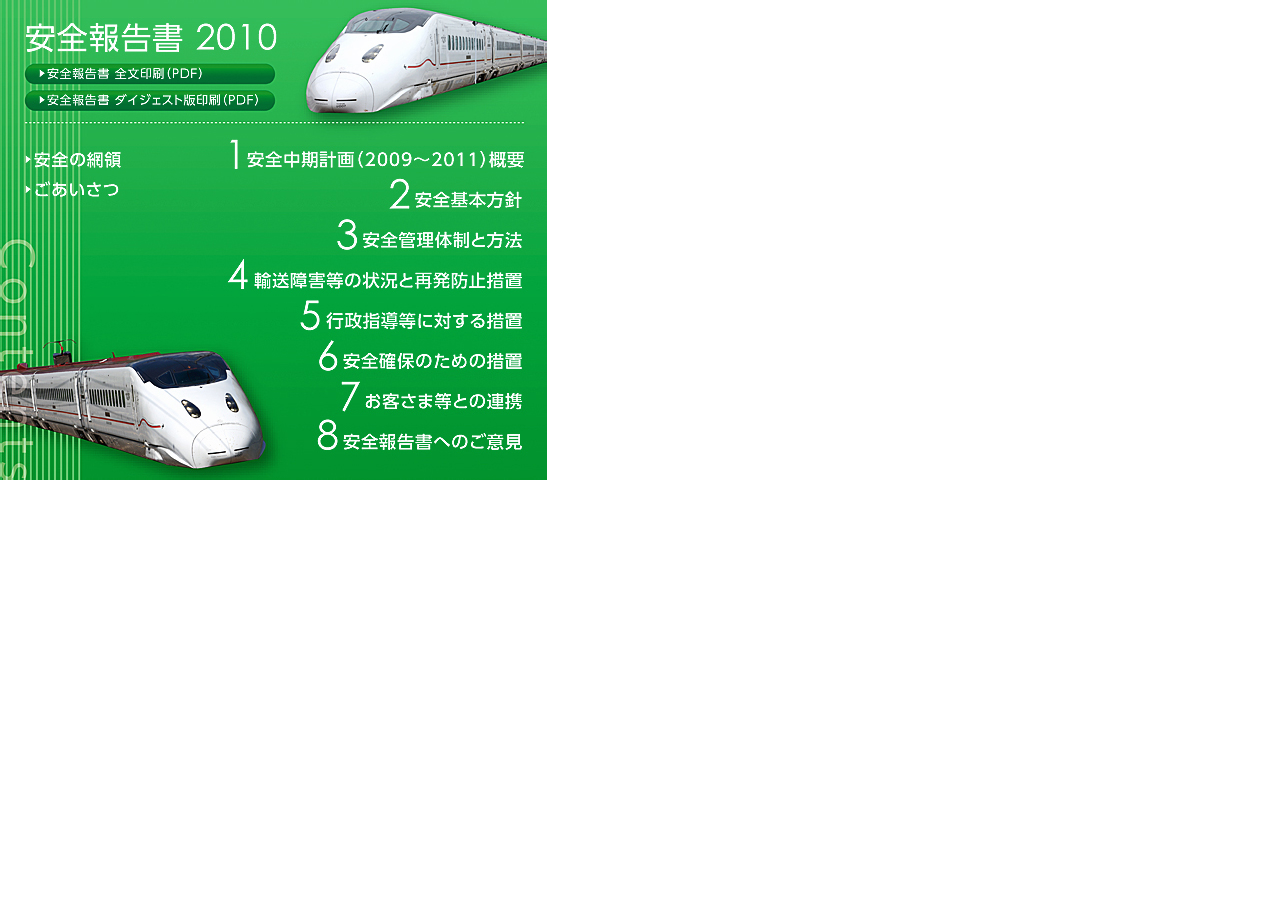
<file: safety/01.html>
<html>
<head>
<title>HP�摜���H�p0</title>
<meta http-equiv="Content-Type" content="text/html; charset=shift_jis">

	<script language="JavaScript" src="./preload.js"></script>
	<script language="JavaScript" src="./rollover.js"></script>

</head>
<body bgcolor="#FFFFFF" leftmargin="0" topmargin="0" marginwidth="0" marginheight="0">
<!-- ImageReady Slices (HP�摜���H�p0.psd) -->
<table id="_____01" width="548" height="481" border="0" cellpadding="0" cellspacing="0">
	<tr>
		<td colspan="8"><img src="images/01_01.jpg" width="547" height="64" alt=""></td>
		<td><img src="images/spacer.gif" width="1" height="64" alt=""></td>
	</tr>
	<tr>
		<td colspan="3" rowspan="4"><img src="images/01_02.jpg" width="24" height="65" alt=""></td>
		<td colspan="4"><a href="" target="_blank" onmouseover="slideonchg('IMG01')" onmouseout="slideoffchg('IMG01')"><img src="images/01_03-off.jpg" width="252" height="20" alt="" border="0" name="IMG01"></a></td>
		<td rowspan="4"><img src="images/01_04.jpg" width="271" height="65" alt=""></td>
		<td><img src="images/spacer.gif" width="1" height="20" alt=""></td>
	</tr>
	<tr>
		<td colspan="4"><img src="images/01_05.jpg" width="252" height="5" alt=""></td>
		<td><img src="images/spacer.gif" width="1" height="5" alt=""></td>
	</tr>
	<tr>
		<td rowspan="2"><img src="images/01_06.jpg" width="1" height="40" alt=""></td>
		<td colspan="3"><a href="" target="_blank" onmouseover="slideonchg('IMG02')" onmouseout="slideoffchg('IMG02')"><img src="images/01_07-off.jpg" width="251" height="23" alt="" border="0" name="IMG02"></a></td>
		<td><img src="images/spacer.gif" width="1" height="23" alt=""></td>
	</tr>
	<tr>
		<td colspan="3"><img src="images/01_08.jpg" width="251" height="17" alt=""></td>
		<td><img src="images/spacer.gif" width="1" height="17" alt=""></td>
	</tr>
	<tr>
		<td colspan="6"><img src="images/01_09.jpg" width="216" height="18" alt=""></td>
		<td colspan="2" rowspan="2"><a href="" target="_blank" onmouseover="slideonchg('IMG03')" onmouseout="slideoffchg('IMG03')"><img src="images/01_10-off.jpg" width="331" height="43" alt="" border="0" name="IMG03"></a></td>
		<td><img src="images/spacer.gif" width="1" height="18" alt=""></td>
	</tr>
	<tr>
		<td rowspan="11"><img src="images/01_11.jpg" width="21" height="333" alt=""></td>
		<td colspan="4" rowspan="2"><a href="" target="_blank" onmouseover="slideonchg('IMG04')" onmouseout="slideoffchg('IMG04')"><img src="images/01_12-off.jpg" width="104" height="27" alt="" border="0" name="IMG04"></a></td>
		<td rowspan="11"><img src="images/01_13.jpg" width="91" height="333" alt=""></td>
		<td><img src="images/spacer.gif" width="1" height="25" alt=""></td>
	</tr>
	<tr>
		<td colspan="2" rowspan="3"><a href="" target="_blank" onmouseover="slideonchg('IMG05')" onmouseout="slideoffchg('IMG05')"><img src="images/01_14-off.jpg" width="331" height="40" alt="" border="0" name="IMG05"></a></td>
		<td><img src="images/spacer.gif" width="1" height="2" alt=""></td>
	</tr>
	<tr>
		<td rowspan="9"><img src="images/01_15.jpg" width="1" height="306" alt=""></td>
		<td colspan="3"><a href="" target="_blank" onmouseover="slideonchg('IMG06')" onmouseout="slideoffchg('IMG06')" ><img src="images/01_16-off.jpg"width="103" height="27" alt="" border="0" name="IMG06"></a></td>
		<td><img src="images/spacer.gif" width="1" height="27" alt=""></td>
	</tr>
	<tr>
		<td colspan="3" rowspan="8"><img src="images/01_17.jpg" width="103" height="279" alt=""></td>
		<td><img src="images/spacer.gif" width="1" height="11" alt=""></td>
	</tr>
	<tr>
		<td colspan="2"><a href="" target="_blank" onmouseover="slideonchg('IMG07')" onmouseout="slideoffchg('IMG07')"><img src="images/01_18-off.jpg" width="331" height="40" alt="" border="0" name="IMG07"></a></td>
		<td><img src="images/spacer.gif" width="1" height="40" alt=""></td>
	</tr>
	<tr>
		<td colspan="2"><a href="" target="_blank" onmouseover="slideonchg('IMG08')" onmouseout="slideoffchg('IMG08')"><img src="images/01_19-off.jpg" width="331" height="42" alt="" border="0" name="IMG08"></a></td>
		<td><img src="images/spacer.gif" width="1" height="42" alt=""></td>
	</tr>
	<tr>
		<td colspan="2"><a href="" target="_blank" onmouseover="slideonchg('IMG09')" onmouseout="slideoffchg('IMG09')"><img src="images/01_20-off.jpg" width="331" height="39" alt="" border="0" name="IMG09"></a></td>
		<td><img src="images/spacer.gif" width="1" height="39" alt=""></td>
	</tr>
	<tr>
		<td colspan="2"><a href="" target="_blank" onmouseover="slideonchg('IMG10')" onmouseout="slideoffchg('IMG10')"><img src="images/01_21-off.jpg" width="331" height="41" alt="" border="0" name="IMG10"></a></td>
		<td><img src="images/spacer.gif" width="1" height="41" alt=""></td>
	</tr>
	<tr>
		<td colspan="2"><a href="" target="_blank" onmouseover="slideonchg('IMG11')" onmouseout="slideoffchg('IMG11')"><img src="images/01_22-off.jpg" width="331" height="41" alt="" border="0" name="IMG11"></a></td>
		<td><img src="images/spacer.gif" width="1" height="41" alt=""></td>
	</tr>
	<tr>
		<td colspan="2"><a href="" target="_blank" onmouseover="slideonchg('IMG12')" onmouseout="slideoffchg('IMG12')"><img src="images/01_23-off.jpg" width="331" height="38" alt="" border="0" name="IMG12"></a></td>
		<td><img src="images/spacer.gif" width="1" height="38" alt=""></td>
	</tr>
	<tr>
		<td colspan="2"><img src="images/01_24.jpg" width="331" height="27" alt=""></td>
		<td><img src="images/spacer.gif" width="1" height="27" alt=""></td>
	</tr>
	<tr>
		<td><img src="images/spacer.gif" width="21" height="1" alt=""></td>
		<td><img src="images/spacer.gif" width="1" height="1" alt=""></td>
		<td><img src="images/spacer.gif" width="2" height="1" alt=""></td>
		<td><img src="images/spacer.gif" width="1" height="1" alt=""></td>
		<td><img src="images/spacer.gif" width="100" height="1" alt=""></td>
		<td><img src="images/spacer.gif" width="91" height="1" alt=""></td>
		<td><img src="images/spacer.gif" width="60" height="1" alt=""></td>
		<td><img src="images/spacer.gif" width="271" height="1" alt=""></td>
		<td></td>
	</tr>
</table>
<!-- End ImageReady Slices -->
</body>
</html>
</file>
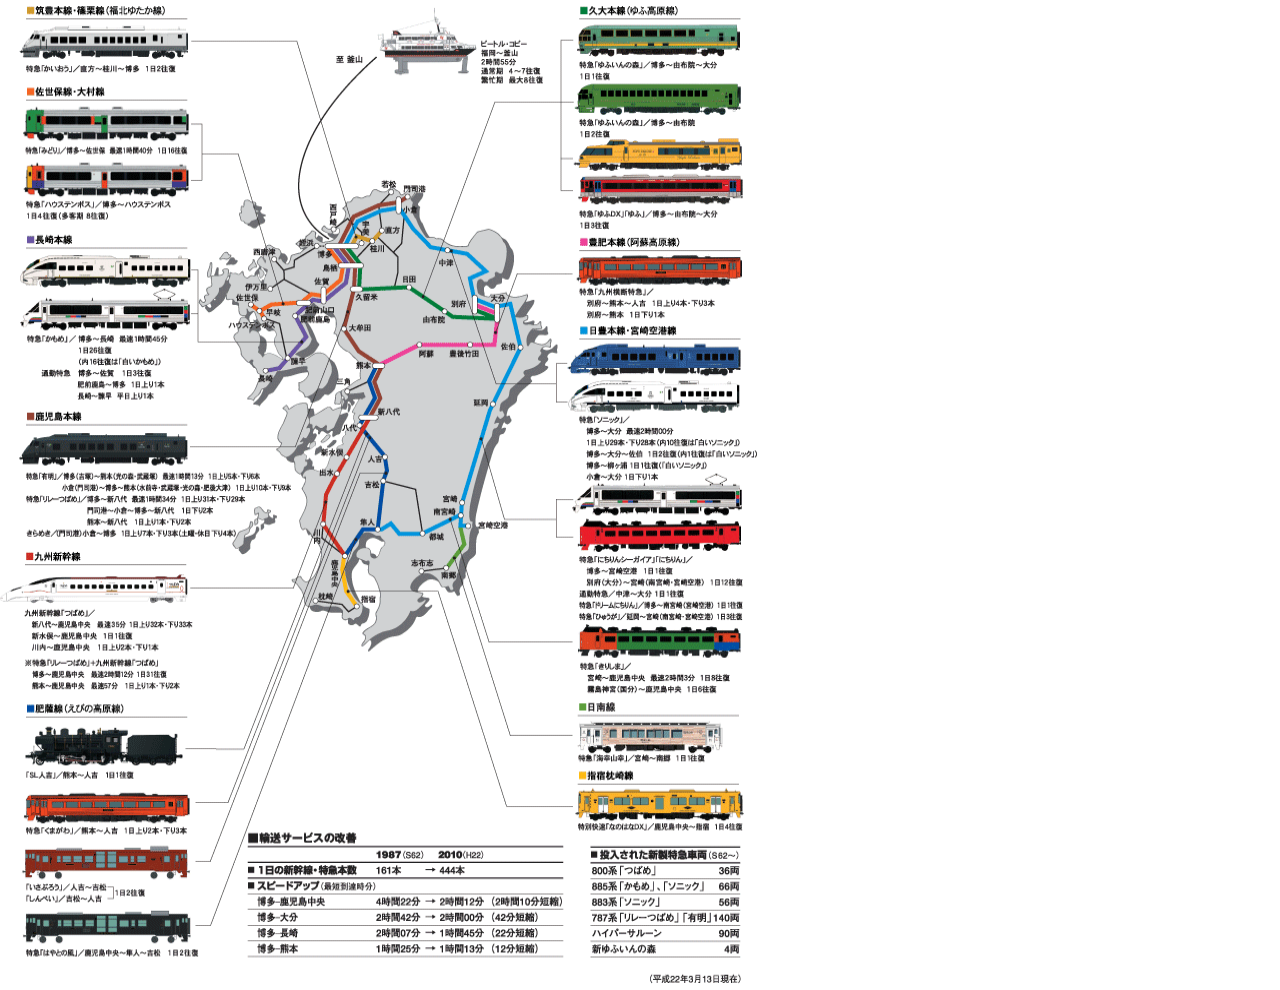
<file: works/map.html>
<html>
<head>
<title>KYUSHU RAILWAY COMPANY 2005 ��Јē�</title>
<meta http-equiv="Content-Type" content="text/html; charset=Shift_JIS">
</head>

<body bgcolor="#FFFFFF" leftmargin="0" topmargin="0" marginwidth="0" marginheight="0">
<img src="image/map2010_760.gif" width="760" height="990" alt="JR��B���}�l�b�g���[�N"> 
</body>
</html>
</file>
